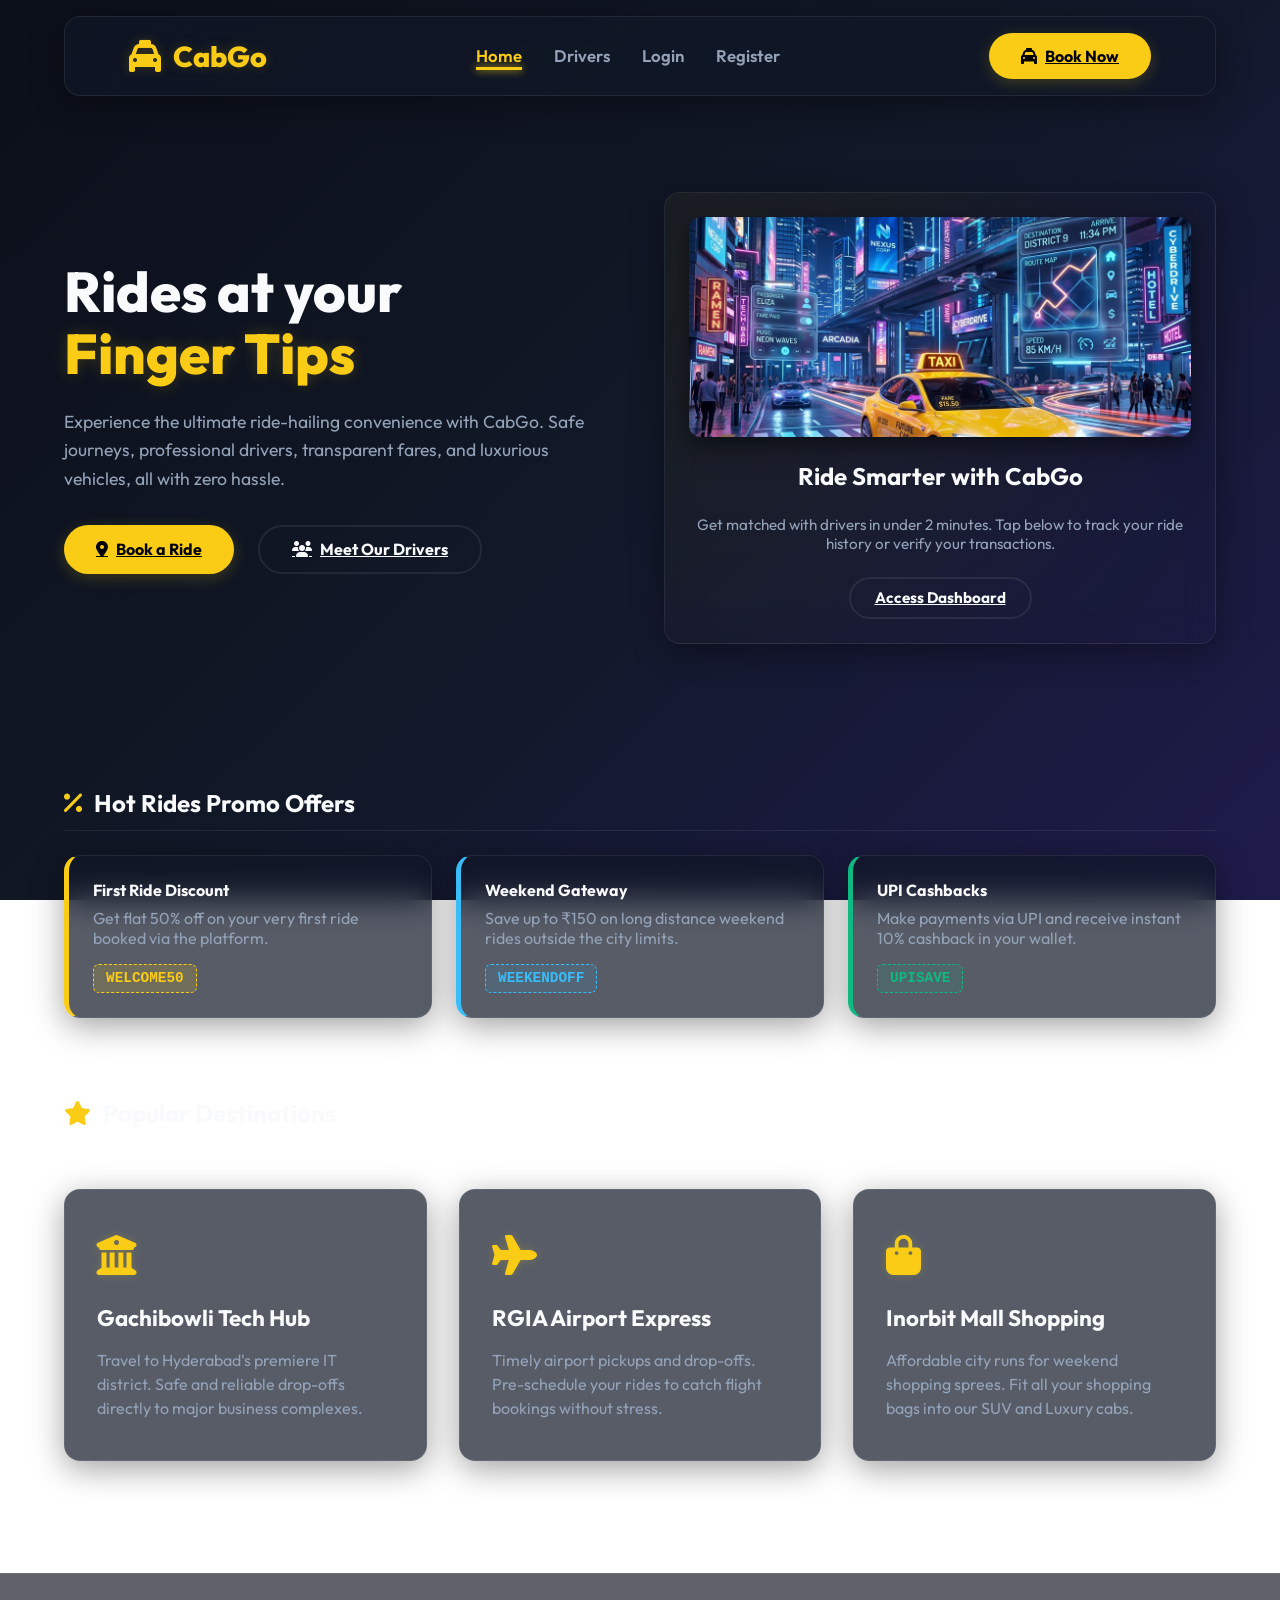
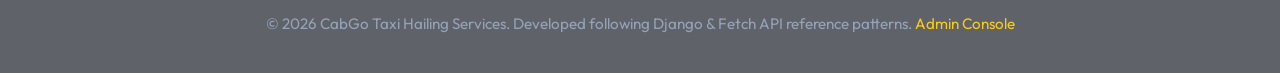
<file: Frontend/index.html>
<!DOCTYPE html>
<html lang="en">
<head>
    <meta charset="UTF-8">
    <meta name="viewport" content="width=device-width, initial-scale=1.0">
    <title>CabGo - Premium Taxi Booking Platform</title>
    <link rel="stylesheet" href="style.css">
    <!-- FontAwesome for icons -->
    <link rel="stylesheet" href="https://cdnjs.cloudflare.com/ajax/libs/font-awesome/6.4.0/css/all.min.css">
</head>
<body>

    <!-- Header injected by script.js -->
    <header class="glass-panel"></header>

    <!-- Loading Indicator -->
    <div id="loadingIndicator">
        <div class="spinner"></div>
        <p style="font-weight: 600; color: var(--primary);">Processing request...</p>
    </div>

    <!-- Main Container -->
    <main class="container">
        <!-- Hero Section -->
        <section class="hero-section">
            <div class="hero-content">
                <h1>Rides at your <br><span>Finger Tips</span></h1>
                <p>Experience the ultimate ride-hailing convenience with CabGo. Safe journeys, professional drivers, transparent fares, and luxurious vehicles, all with zero hassle.</p>
                <div class="hero-buttons">
                    <a href="booking.html" class="btn-primary"><i class="fa-solid fa-location-dot"></i> Book a Ride</a>
                    <a href="drivers.html" class="btn-secondary"><i class="fa-solid fa-users"></i> Meet Our Drivers</a>
                </div>
            </div>
            <div class="glass-panel" style="padding: 1.5rem; display: flex; flex-direction: column; justify-content: center; gap: 1.5rem; text-align: center; background: radial-gradient(circle at 10% 20%, rgba(250, 204, 21, 0.05) 0%, rgba(0, 0, 0, 0) 90%); overflow: hidden;">
                <img src="assets/hero_cab.png" alt="CabGo Hero Cab" style="width: 100%; border-radius: 12px; box-shadow: 0 8px 24px rgba(0,0,0,0.5); object-fit: cover; height: 220px; transition: transform 0.5s ease;" onmouseover="this.style.transform='scale(1.03)'" onmouseout="this.style.transform='scale(1)'">
                <h2>Ride Smarter with CabGo</h2>
                <p style="color: var(--text-muted); font-size: 0.95rem;">Get matched with drivers in under 2 minutes. Tap below to track your ride history or verify your transactions.</p>
                <a href="login.html" class="btn-secondary" style="align-self: center; padding: 0.6rem 1.5rem; font-size: 0.95rem;">Access Dashboard</a>
            </div>
        </section>

        <!-- Offers Section -->
        <section style="margin-top: 5rem;">
            <h2 class="panel-title"><i class="fa-solid fa-percent"></i> Hot Rides Promo Offers</h2>
            <div class="offers-grid">
                <div class="glass-panel offer-card">
                    <h4>First Ride Discount</h4>
                    <p style="color: var(--text-muted); margin-top: 0.5rem;">Get flat 50% off on your very first ride booked via the platform.</p>
                    <span class="promo-code">WELCOME50</span>
                </div>
                <div class="glass-panel offer-card" style="border-left-color: var(--secondary);">
                    <h4>Weekend Gateway</h4>
                    <p style="color: var(--text-muted); margin-top: 0.5rem;">Save up to ₹150 on long distance weekend rides outside the city limits.</p>
                    <span class="promo-code" style="color: var(--secondary); border-color: var(--secondary); background: rgba(56, 189, 248, 0.1);">WEEKENDOFF</span>
                </div>
                <div class="glass-panel offer-card" style="border-left-color: var(--success);">
                    <h4>UPI Cashbacks</h4>
                    <p style="color: var(--text-muted); margin-top: 0.5rem;">Make payments via UPI and receive instant 10% cashback in your wallet.</p>
                    <span class="promo-code" style="color: var(--success); border-color: var(--success); background: rgba(16, 185, 129, 0.1);">UPISAVE</span>
                </div>
            </div>
        </section>

        <!-- Popular Destinations -->
        <section style="margin-top: 5rem; margin-bottom: 5rem;">
            <h2 class="panel-title"><i class="fa-solid fa-star"></i> Popular Destinations</h2>
            <div class="grid-3">
                <div class="glass-panel card">
                    <div class="card-icon"><i class="fa-solid fa-building-columns"></i></div>
                    <h3>Gachibowli Tech Hub</h3>
                    <p>Travel to Hyderabad's premiere IT district. Safe and reliable drop-offs directly to major business complexes.</p>
                </div>
                <div class="glass-panel card">
                    <div class="card-icon"><i class="fa-solid fa-plane"></i></div>
                    <h3>RGIA Airport Express</h3>
                    <p>Timely airport pickups and drop-offs. Pre-schedule your rides to catch flight bookings without stress.</p>
                </div>
                <div class="glass-panel card">
                    <div class="card-icon"><i class="fa-solid fa-bag-shopping"></i></div>
                    <h3>Inorbit Mall Shopping</h3>
                    <p>Affordable city runs for weekend shopping sprees. Fit all your shopping bags into our SUV and Luxury cabs.</p>
                </div>
            </div>
        </section>
    </main>

    <!-- Footer -->
    <footer>
        <p>&copy; 2026 CabGo Taxi Hailing Services. Developed following Django & Fetch API reference patterns. <a href="admin_dashboard.html">Admin Console</a></p>
    </footer>

    <!-- CSS Float Animation -->
    <style>
        @keyframes float {
            0%, 100% { transform: translateY(0px) rotate(0deg); }
            50% { transform: translateY(-10px) rotate(-3deg); }
        }
    </style>

    <script src="script.js"></script>
</body>
</html>
</file>
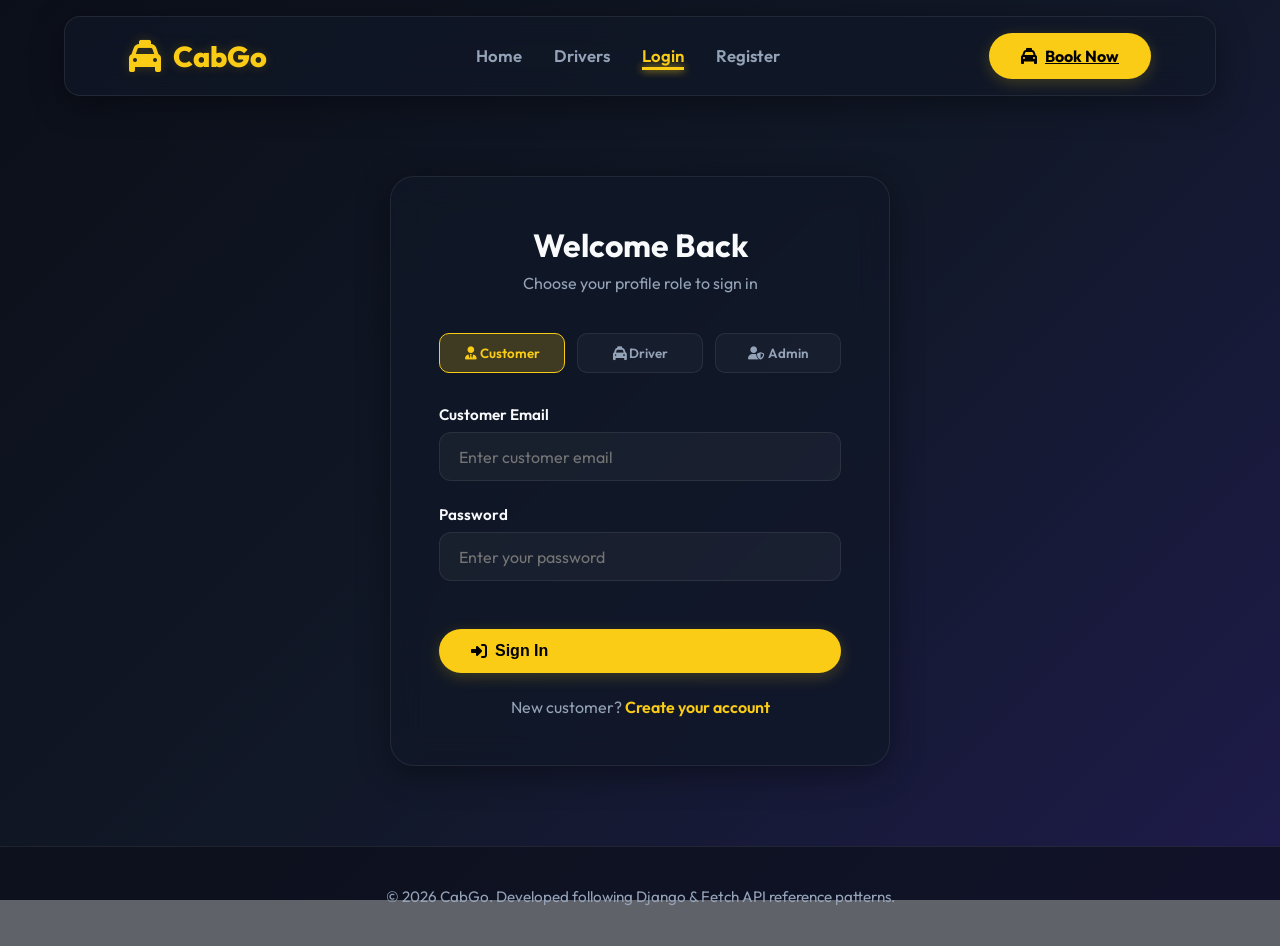
<file: Frontend/admin_dashboard.html>
<!DOCTYPE html>
<html lang="en">
<head>
    <meta charset="UTF-8">
    <meta name="viewport" content="width=device-width, initial-scale=1.0">
    <title>CabGo - Admin Console</title>
    <link rel="stylesheet" href="style.css">
    <link rel="stylesheet" href="https://cdnjs.cloudflare.com/ajax/libs/font-awesome/6.4.0/css/all.min.css">
</head>
<body>

    <header class="glass-panel"></header>

    <div id="loadingIndicator">
        <div class="spinner"></div>
        <p style="font-weight: 600; color: var(--primary);">Updating database record...</p>
    </div>

    <!-- Admin Sub-Navigation Menu -->
    <div style="background: rgba(11, 15, 25, 0.4); border-bottom: 1px solid var(--panel-border); padding: 0.5rem 5%;">
        <div style="max-width: 1280px; margin: 0 auto; display: flex; gap: 1rem; flex-wrap: wrap;">
            <button class="role-btn tab-link active" data-tab="customers" onclick="switchAdminTab('customers')"><i class="fa-solid fa-users"></i> Customers</button>
            <button class="role-btn tab-link" data-tab="drivers" onclick="switchAdminTab('drivers')"><i class="fa-solid fa-user-gear"></i> Drivers</button>
            <button class="role-btn tab-link" data-tab="vehicles" onclick="switchAdminTab('vehicles')"><i class="fa-solid fa-car"></i> Vehicles</button>
            <button class="role-btn tab-link" data-tab="bookings" onclick="switchAdminTab('bookings')"><i class="fa-solid fa-calendar-check"></i> Bookings</button>
            <button class="role-btn tab-link" data-tab="payments" onclick="switchAdminTab('payments')"><i class="fa-solid fa-indian-rupee-sign"></i> Payments</button>
        </div>
    </div>

    <main class="container">
        <!-- Search and Action header -->
        <div class="glass-panel" style="padding: 2rem; margin-bottom: 2rem;">
            <div class="list-header">
                <div>
                    <h2 id="adminPanelTitle" style="font-weight: 800; font-size: 1.8rem; color: var(--primary);">Customer Management</h2>
                    <p style="color: var(--text-muted); font-size: 0.95rem; margin-top: 0.25rem;">Perform create, read, update, and delete queries on target tables</p>
                </div>
                <div style="display: flex; gap: 1rem; align-items: center; flex-wrap: wrap;">
                    <div class="search-box">
                        <i class="fa-solid fa-magnifying-glass" style="color: var(--text-muted);"></i>
                        <input type="text" id="adminSearchInput" placeholder="Search entries...">
                    </div>
                    <button class="btn-primary" onclick="openAddModal()"><i class="fa-solid fa-plus"></i> Add Entry</button>
                </div>
            </div>

            <!-- CRUD Data Table -->
            <div class="table-wrapper">
                <table>
                    <thead>
                        <tr id="adminTableHeader">
                            <!-- Injected dynamically by script.js -->
                        </tr>
                    </thead>
                    <tbody id="adminTableBody">
                        <!-- Injected dynamically by script.js -->
                    </tbody>
                </table>
            </div>
        </div>
    </main>

    <!-- Modal Form for Add/Edit CRUD Operations -->
    <div id="adminModal" class="modal">
        <div class="modal-content glass-panel">
            <button type="button" class="modal-close">&times;</button>
            <h3 id="modalTitle" style="font-size: 1.6rem; font-weight: 800; margin-bottom: 1.5rem; color: var(--primary);">Add Entry</h3>
            
            <form id="modalCrudForm">
                <!-- Fields are generated dynamically by script.js based on active tab -->
                <div id="modalFormFields"></div>
                
                <div style="display: flex; justify-content: flex-end; gap: 1rem; margin-top: 2rem; border-top: 1px solid var(--panel-border); padding-top: 1.5rem;">
                    <button type="button" id="modalCancel" class="btn-secondary" style="padding: 0.6rem 1.5rem; font-size:0.95rem;">Cancel</button>
                    <button type="submit" class="btn-primary" style="padding: 0.6rem 1.5rem; font-size:0.95rem;"><i class="fa-solid fa-circle-check"></i> Save Record</button>
                </div>
            </form>
        </div>
    </div>

    <footer>
        <p>&copy; 2026 CabGo. Developed following Django & Fetch API reference patterns.</p>
    </footer>

    <script src="script.js"></script>
</body>
</html>
</file>
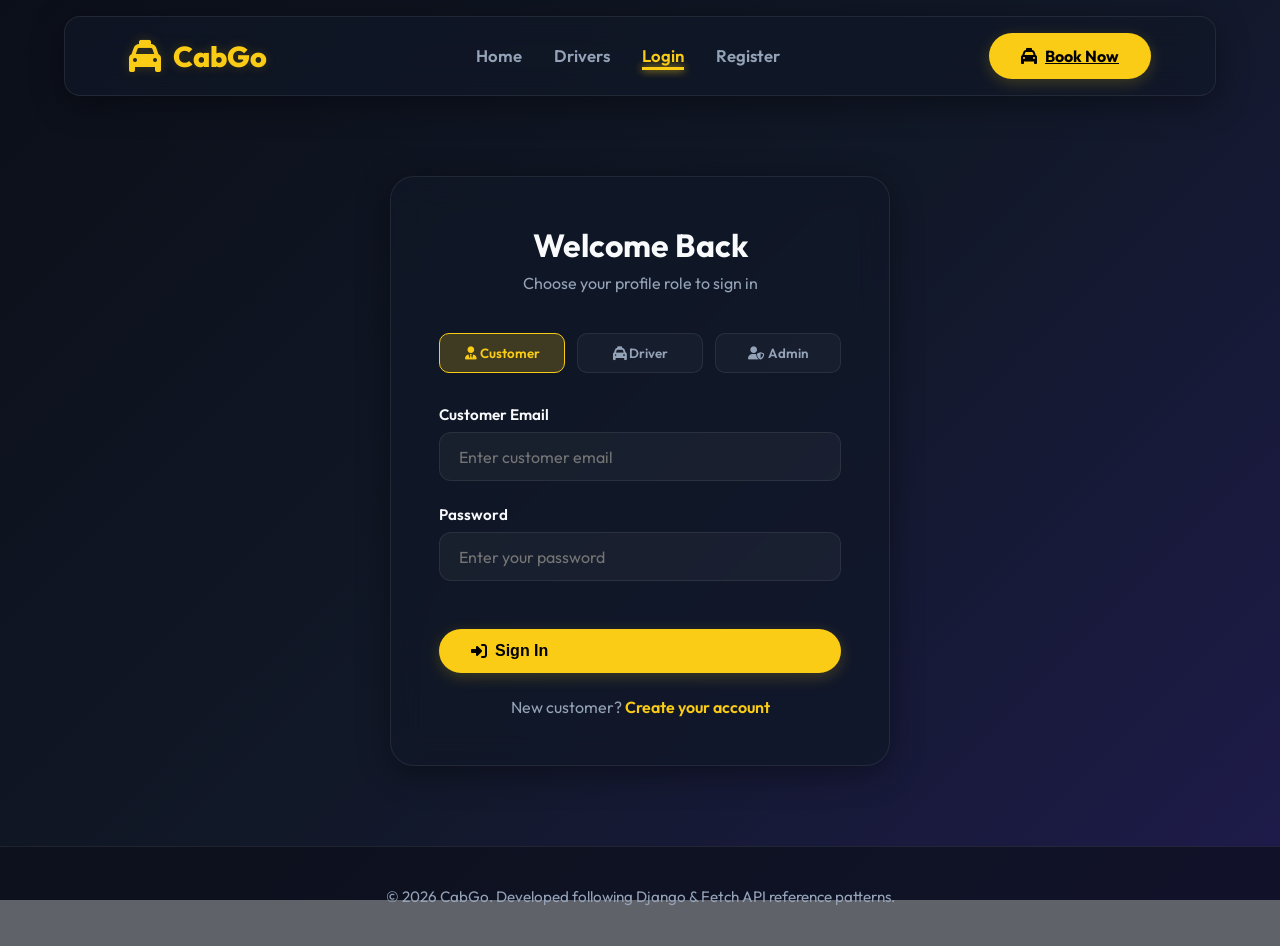
<file: Frontend/booking.html>
<!DOCTYPE html>
<html lang="en">
<head>
    <meta charset="UTF-8">
    <meta name="viewport" content="width=device-width, initial-scale=1.0">
    <title>CabGo - Book a Ride</title>
    <link rel="stylesheet" href="style.css">
    <link rel="stylesheet" href="https://cdnjs.cloudflare.com/ajax/libs/font-awesome/6.4.0/css/all.min.css">
</head>
<body>

    <header class="glass-panel"></header>

    <div id="loadingIndicator">
        <div class="spinner"></div>
        <p style="font-weight: 600; color: var(--primary);">Booking your ride...</p>
    </div>

    <main class="container">
        <div class="layout-split">
            <!-- Left Side: Booking Form -->
            <div class="glass-panel" style="padding: 2.5rem;">
                <h2 class="panel-title"><i class="fa-solid fa-location-dot"></i> Request a Taxi Booking</h2>
                
                <form id="bookingForm">
                    <div class="form-group">
                        <label class="form-label" for="pickup">Pickup Location</label>
                        <input type="text" id="pickup" class="form-input" placeholder="e.g. Madhapur" required>
                    </div>

                    <div class="form-group">
                        <label class="form-label" for="drop">Drop Location</label>
                        <input type="text" id="drop" class="form-input" placeholder="e.g. Gachibowli" required>
                    </div>

                    <div class="form-group">
                        <label class="form-label" for="vehicleType">Choose Vehicle Type</label>
                        <select id="vehicleType" class="form-select" required>
                            <option value="" disabled selected>Select category...</option>
                            <option value="Bike">Bike (Single passenger - Fast)</option>
                            <option value="Auto">Auto (Three seater - Budget)</option>
                            <option value="Hatchback">Hatchback (Four seater - Standard)</option>
                            <option value="Sedan">Sedan (Comfort ride - Business)</option>
                            <option value="SUV">SUV (Six seater - Family)</option>
                            <option value="Luxury">Luxury (Premium segment)</option>
                        </select>
                    </div>

                    <div class="form-group">
                        <label class="form-label" for="bookingDate">Journey Date</label>
                        <input type="date" id="bookingDate" class="form-input" required>
                    </div>

                    <!-- Dynamic estimate box -->
                    <div id="fareEstimateBox" class="fare-estimate-box" style="display: none;">
                        <h4>Ride Quote Summary</h4>
                        <div class="fare-row" style="margin-top:0.75rem;">
                            <span>Estimated Distance:</span>
                            <span id="estDistance" style="font-weight: 600;">--</span>
                        </div>
                        <div class="fare-row">
                            <span>Base Rate Class:</span>
                            <span style="font-weight: 600; color: var(--secondary);">Dynamic Rate</span>
                        </div>
                        <div class="fare-row fare-total">
                            <span>Estimated Fare:</span>
                            <span id="estFare">--</span>
                        </div>
                    </div>

                    <button type="submit" class="btn-primary form-submit-btn"><i class="fa-solid fa-taxi"></i> Confirm Booking</button>
                </form>
            </div>

            <!-- Right Side: Guidelines & Dest Image Info -->
            <div class="glass-panel" style="padding: 2.5rem; display: flex; flex-direction: column; gap: 2rem;">
                <h2 class="panel-title"><i class="fa-solid fa-circle-info"></i> Booking Guidelines</h2>
                
                <div style="display: flex; gap: 1rem; align-items: flex-start;">
                    <i class="fa-solid fa-wallet" style="color: var(--primary); font-size: 1.5rem; margin-top: 0.2rem;"></i>
                    <div>
                        <h4>Pre-Auth Fare Estimates</h4>
                        <p style="color: var(--text-muted); font-size: 0.95rem; margin-top: 0.25rem;">Estimates are computed automatically based on the distance between points and the selected vehicle tier.</p>
                    </div>
                </div>

                <div style="display: flex; gap: 1rem; align-items: flex-start;">
                    <i class="fa-solid fa-shield-halved" style="color: var(--success); font-size: 1.5rem; margin-top: 0.2rem;"></i>
                    <div>
                        <h4>Safe Journeys</h4>
                        <p style="color: var(--text-muted); font-size: 0.95rem; margin-top: 0.25rem;">All our partner drivers are verified, background checked, and operate with standard taxi permits.</p>
                    </div>
                </div>

                <div style="display: flex; gap: 1rem; align-items: flex-start;">
                    <i class="fa-solid fa-clock-rotate-left" style="color: var(--secondary); font-size: 1.5rem; margin-top: 0.2rem;"></i>
                    <div>
                        <h4>Free Cancellation</h4>
                        <p style="color: var(--text-muted); font-size: 0.95rem; margin-top: 0.25rem;">Cancel within 5 minutes of booking confirmation with zero penalty charge applied.</p>
                    </div>
                </div>

                <div style="margin-top: auto; padding: 1.5rem; border-radius: 12px; background: rgba(255, 255, 255, 0.03); border: 1px solid var(--panel-border); text-align: center;">
                    <i class="fa-solid fa-circle-question" style="font-size: 2rem; color: var(--primary); margin-bottom: 0.5rem;"></i>
                    <p style="font-size: 0.95rem;">Need support with an active ride? Access your customer dashboard to reach local support teams.</p>
                    <a href="customer_dashboard.html" class="btn-secondary" style="margin-top: 1rem; padding: 0.5rem 1.25rem; font-size: 0.9rem;">My Dashboard</a>
                </div>
            </div>
        </div>
    </main>

    <footer>
        <p>&copy; 2026 CabGo. Developed following Django & Fetch API reference patterns.</p>
    </footer>

    <script src="script.js"></script>
</body>
</html>
</file>
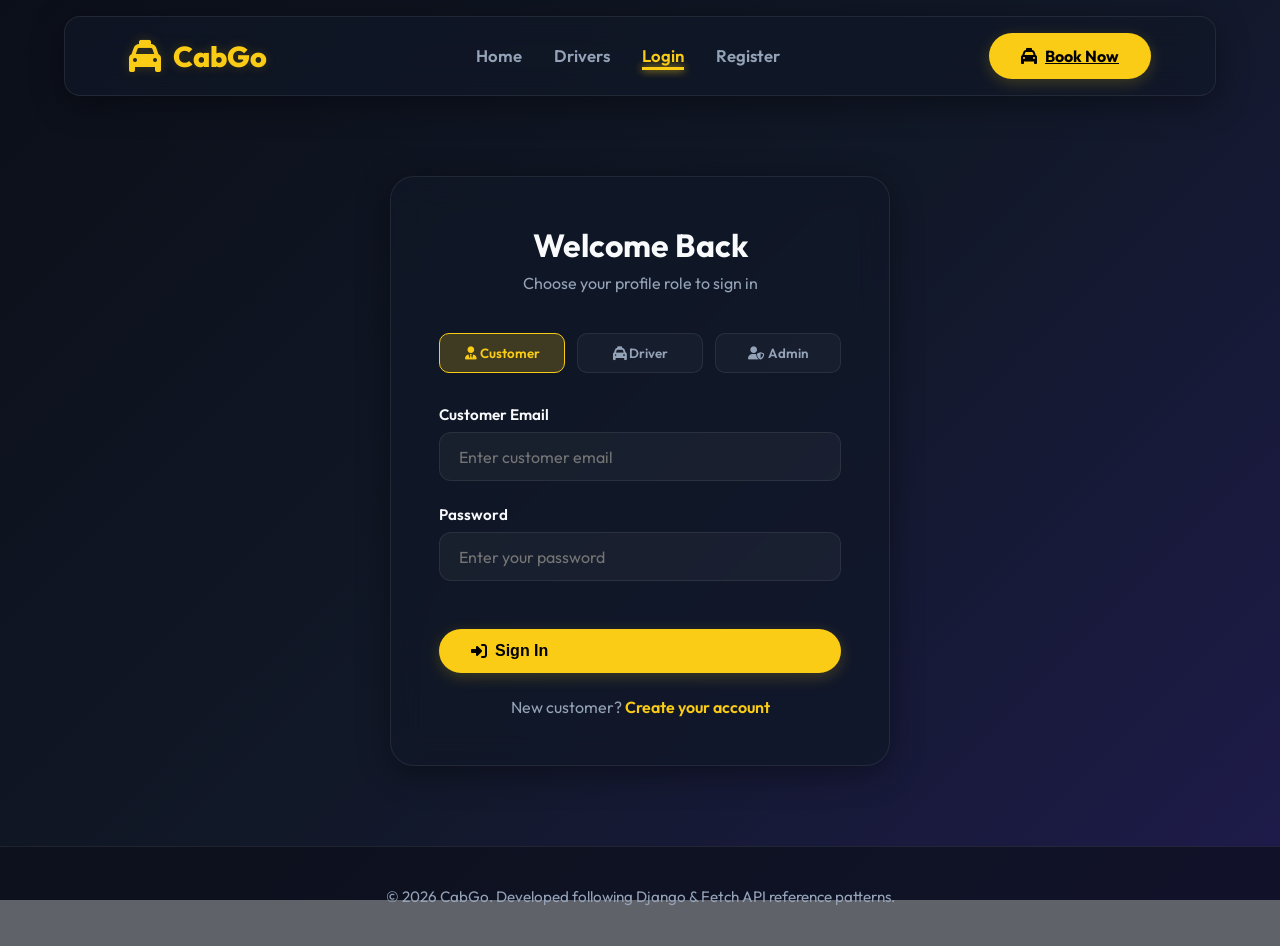
<file: Frontend/login.html>
<!DOCTYPE html>
<html lang="en">
<head>
    <meta charset="UTF-8">
    <meta name="viewport" content="width=device-width, initial-scale=1.0">
    <title>CabGo - Login</title>
    <link rel="stylesheet" href="style.css">
    <link rel="stylesheet" href="https://cdnjs.cloudflare.com/ajax/libs/font-awesome/6.4.0/css/all.min.css">
</head>
<body>

    <header class="glass-panel"></header>

    <div id="loadingIndicator">
        <div class="spinner"></div>
        <p style="font-weight: 600; color: var(--primary);">Logging in...</p>
    </div>

    <main class="container">
        <div class="glass-panel form-container">
            <h2 class="form-title">Welcome Back</h2>
            <p class="form-subtitle">Choose your profile role to sign in</p>

            <div class="role-toggles">
                <button type="button" class="role-btn active" data-role="customer"><i class="fa-solid fa-user-tie"></i> Customer</button>
                <button type="button" class="role-btn" data-role="driver"><i class="fa-solid fa-taxi"></i> Driver</button>
                <button type="button" class="role-btn" data-role="admin"><i class="fa-solid fa-user-shield"></i> Admin</button>
            </div>

            <form id="loginForm">
                <div class="form-group">
                    <label id="usernameLabel" class="form-label" for="loginEmail">Customer Email</label>
                    <input type="text" id="loginEmail" class="form-input" placeholder="Enter customer email" required autocomplete="email">
                </div>

                <div class="form-group">
                    <label id="passwordLabel" class="form-label" for="loginPassword">Password</label>
                    <input type="password" id="loginPassword" class="form-input" placeholder="Enter your password" required autocomplete="current-password">
                </div>

                <button type="submit" class="btn-primary form-submit-btn"><i class="fa-solid fa-right-to-bracket"></i> Sign In</button>
            </form>

            <p class="form-footer">
                New customer? <a href="register.html">Create your account</a>
            </p>
        </div>
    </main>

    <footer>
        <p>&copy; 2026 CabGo. Developed following Django & Fetch API reference patterns.</p>
    </footer>

    <script src="script.js"></script>
</body>
</html>
</file>
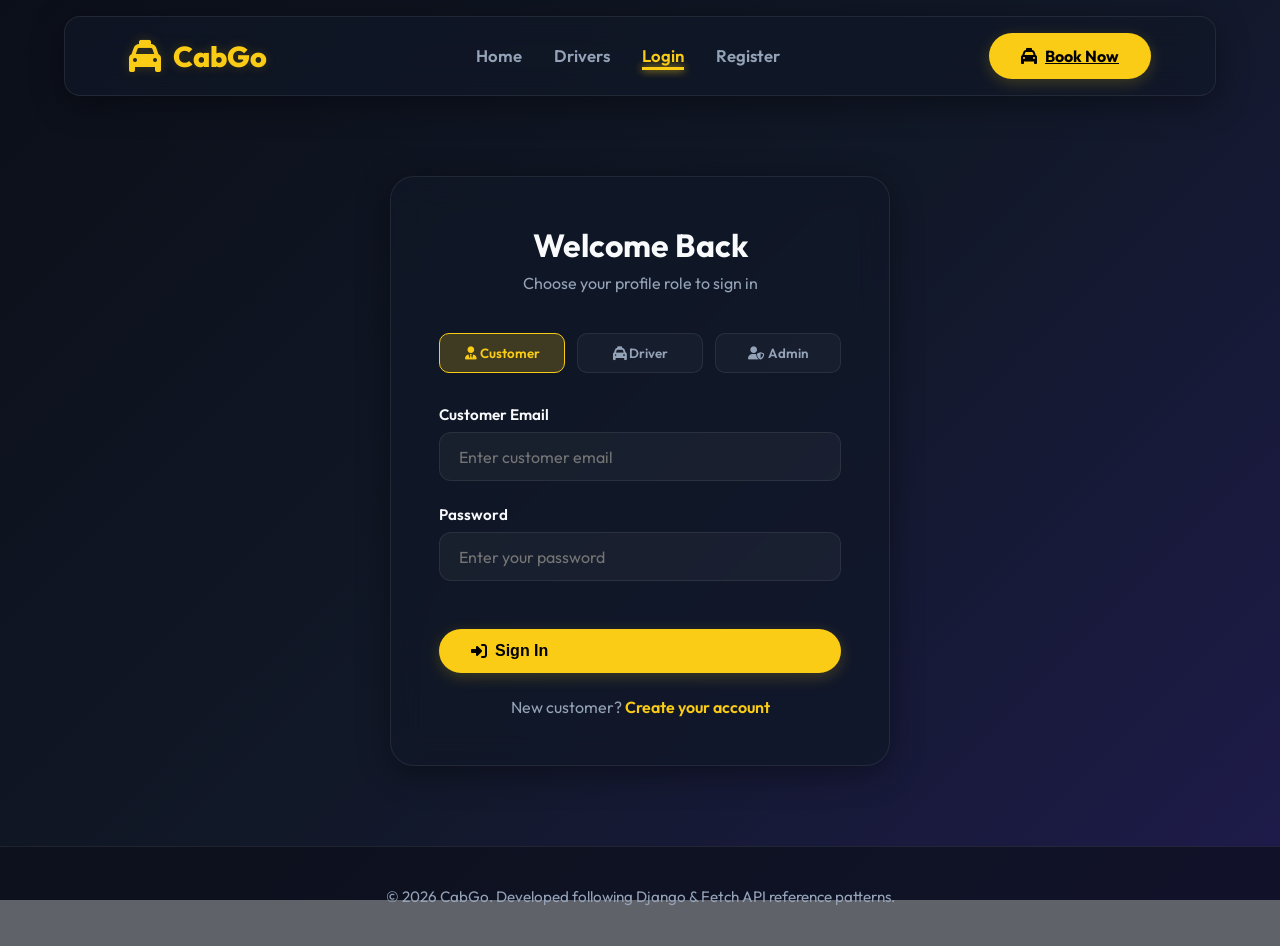
<file: Frontend/payments.html>
<!DOCTYPE html>
<html lang="en">
<head>
    <meta charset="UTF-8">
    <meta name="viewport" content="width=device-width, initial-scale=1.0">
    <title>CabGo - Complete Payment</title>
    <link rel="stylesheet" href="style.css">
    <link rel="stylesheet" href="https://cdnjs.cloudflare.com/ajax/libs/font-awesome/6.4.0/css/all.min.css">
</head>
<body>

    <header class="glass-panel"></header>

    <div id="loadingIndicator">
        <div class="spinner"></div>
        <p style="font-weight: 600; color: var(--primary);">Processing transaction...</p>
    </div>

    <main class="container">
        <div class="form-container glass-panel" style="max-width: 550px;">
            <h2 class="form-title" style="text-align: left;"><i class="fa-solid fa-credit-card"></i> Pay For Your Journey</h2>
            <p class="form-subtitle" style="text-align: left;">Verify ride fare details and select payment option</p>

            <div class="fare-estimate-box" style="display: block; margin-bottom: 2rem; background: rgba(56, 189, 248, 0.05); border-color: var(--secondary);">
                <div class="fare-row">
                    <span>Booking Details:</span>
                    <span id="payBookingId" style="font-weight: 600; color: var(--text-main);">#--</span>
                </div>
                <div class="fare-row">
                    <span>Tax & Toll Class:</span>
                    <span style="font-weight: 600; color: var(--success);">Included</span>
                </div>
                <div class="fare-row fare-total" style="border-top-color: rgba(255,255,255,0.08);">
                    <span>Total Amount Payable:</span>
                    <span id="payFare" style="color: var(--secondary); font-size: 1.5rem;">--</span>
                </div>
            </div>

            <form id="paymentForm">
                <div class="form-group">
                    <label class="form-label" for="paymentMethod">Select Payment Method</label>
                    <select id="paymentMethod" class="form-select" required>
                        <option value="UPI" selected>UPI (Google Pay, PhonePe, Paytm)</option>
                        <option value="Credit Card">Credit Card</option>
                        <option value="Debit Card">Debit Card</option>
                        <option value="Wallet">CabGo Digital Wallet</option>
                        <option value="Cash">Pay Cash to Driver</option>
                    </select>
                </div>

                <button type="submit" class="btn-primary form-submit-btn" style="background: var(--success); color: white; box-shadow: 0 4px 15px rgba(16, 185, 129, 0.25);"><i class="fa-solid fa-lock"></i> Authorize Secure Payment</button>
            </form>
        </div>
    </main>

    <footer>
        <p>&copy; 2026 CabGo. Developed following Django & Fetch API reference patterns.</p>
    </footer>

    <script src="script.js"></script>
</body>
</html>
</file>
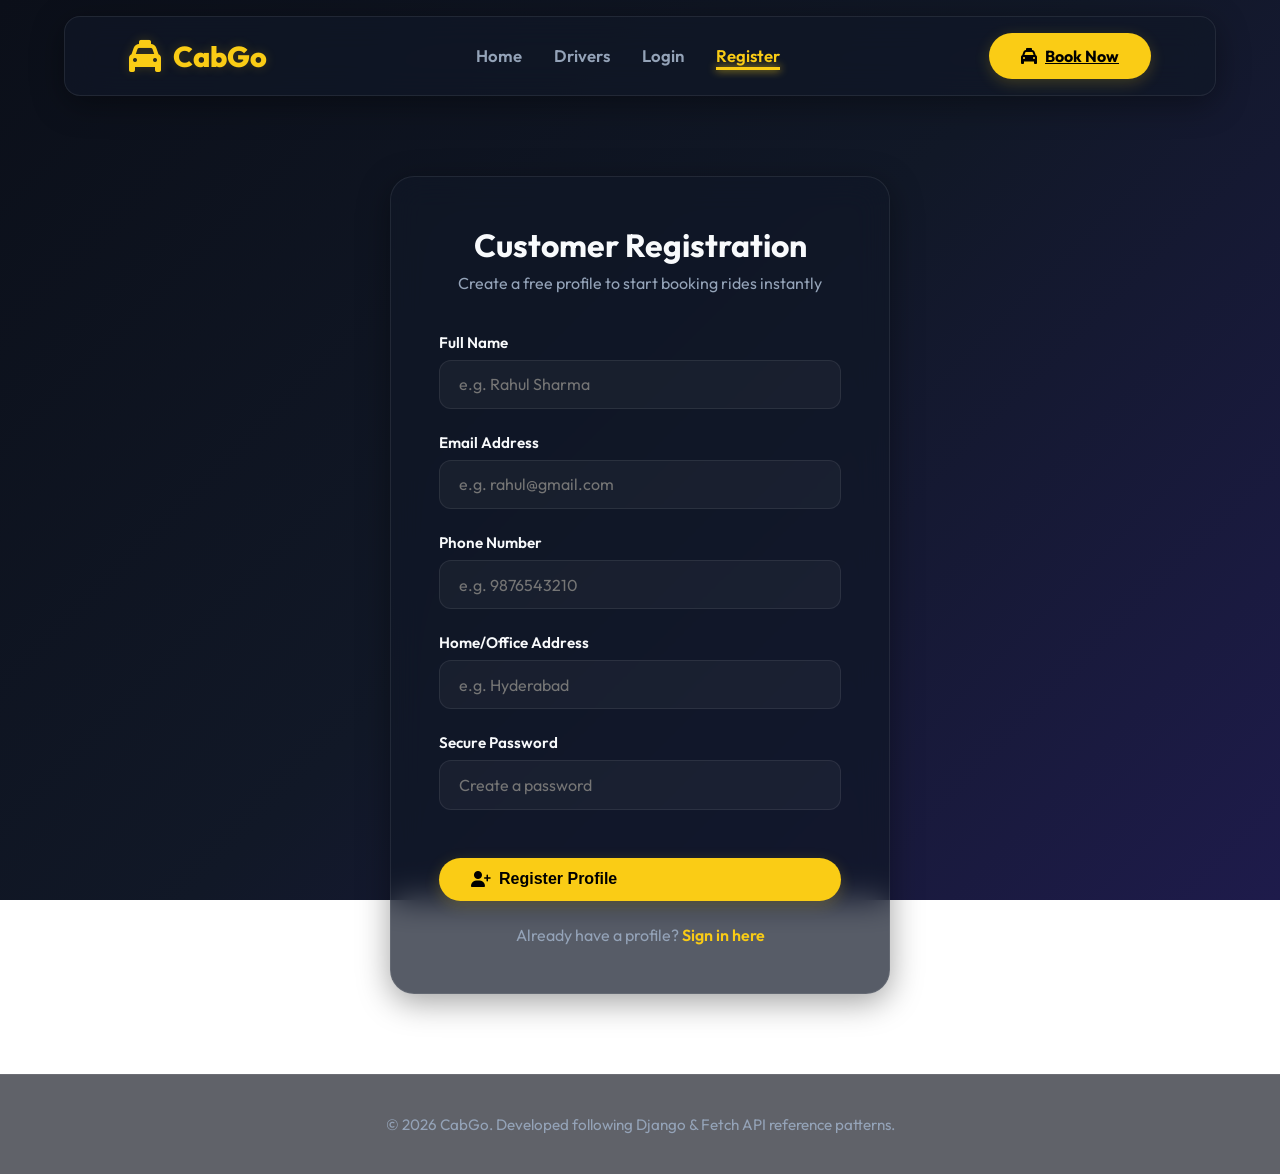
<file: Frontend/register.html>
<!DOCTYPE html>
<html lang="en">
<head>
    <meta charset="UTF-8">
    <meta name="viewport" content="width=device-width, initial-scale=1.0">
    <title>CabGo - Customer Registration</title>
    <link rel="stylesheet" href="style.css">
    <link rel="stylesheet" href="https://cdnjs.cloudflare.com/ajax/libs/font-awesome/6.4.0/css/all.min.css">
</head>
<body>

    <header class="glass-panel"></header>

    <div id="loadingIndicator">
        <div class="spinner"></div>
        <p style="font-weight: 600; color: var(--primary);">Registering account...</p>
    </div>

    <main class="container">
        <div class="glass-panel form-container">
            <h2 class="form-title">Customer Registration</h2>
            <p class="form-subtitle">Create a free profile to start booking rides instantly</p>

            <form id="registerForm">
                <div class="form-group">
                    <label class="form-label" for="regName">Full Name</label>
                    <input type="text" id="regName" class="form-input" placeholder="e.g. Rahul Sharma" required autocomplete="name">
                </div>

                <div class="form-group">
                    <label class="form-label" for="regEmail">Email Address</label>
                    <input type="email" id="regEmail" class="form-input" placeholder="e.g. rahul@gmail.com" required autocomplete="email">
                </div>

                <div class="form-group">
                    <label class="form-label" for="regPhone">Phone Number</label>
                    <input type="tel" id="regPhone" class="form-input" placeholder="e.g. 9876543210" required autocomplete="tel">
                </div>

                <div class="form-group">
                    <label class="form-label" for="regAddress">Home/Office Address</label>
                    <input type="text" id="regAddress" class="form-input" placeholder="e.g. Hyderabad" required>
                </div>

                <div class="form-group">
                    <label class="form-label" for="regPassword">Secure Password</label>
                    <input type="password" id="regPassword" class="form-input" placeholder="Create a password" required autocomplete="new-password">
                </div>

                <button type="submit" class="btn-primary form-submit-btn"><i class="fa-solid fa-user-plus"></i> Register Profile</button>
            </form>

            <p class="form-footer">
                Already have a profile? <a href="login.html">Sign in here</a>
            </p>
        </div>
    </main>

    <footer>
        <p>&copy; 2026 CabGo. Developed following Django & Fetch API reference patterns.</p>
    </footer>

    <script src="script.js"></script>
</body>
</html>
</file>
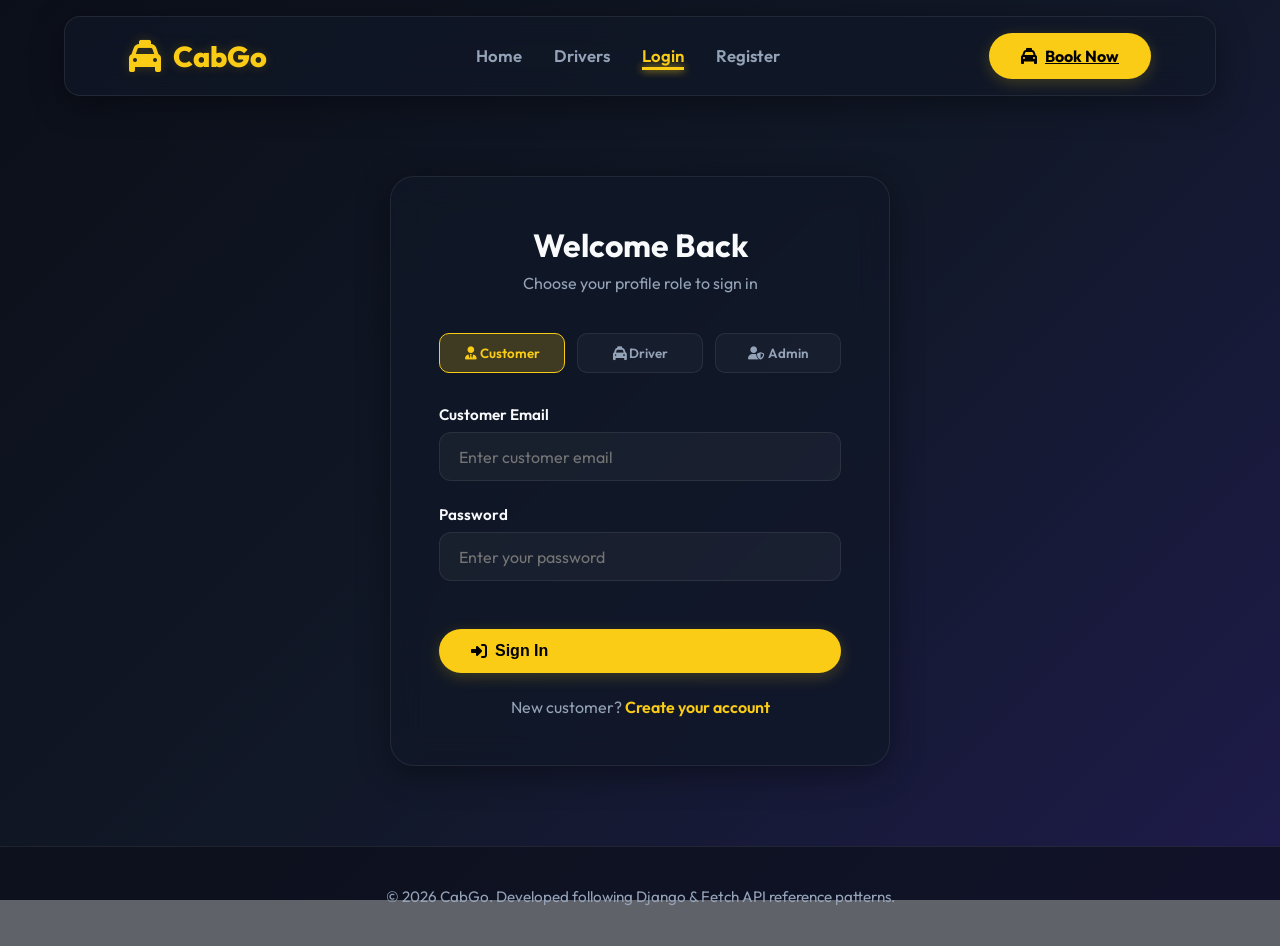
<file: Frontend/ride_history.html>
<!DOCTYPE html>
<html lang="en">
<head>
    <meta charset="UTF-8">
    <meta name="viewport" content="width=device-width, initial-scale=1.0">
    <title>CabGo - Ride History</title>
    <link rel="stylesheet" href="style.css">
    <link rel="stylesheet" href="https://cdnjs.cloudflare.com/ajax/libs/font-awesome/6.4.0/css/all.min.css">
</head>
<body>

    <header class="glass-panel"></header>

    <div id="loadingIndicator">
        <div class="spinner"></div>
        <p style="font-weight: 600; color: var(--primary);">Fetching ride records...</p>
    </div>

    <main class="container">
        <div class="glass-panel" style="padding: 2.5rem;">
            <h2 class="panel-title"><i class="fa-solid fa-clock-rotate-left"></i> Ride & Booking History</h2>
            
            <div class="table-wrapper" style="margin-top: 1.5rem;">
                <table>
                    <thead>
                        <tr>
                            <th>Booking ID</th>
                            <th>Operator / Customer</th>
                            <th>Route</th>
                            <th>Date</th>
                            <th>Fare</th>
                            <th>Ride Status</th>
                            <th>Payment Status</th>
                            <th>Actions</th>
                        </tr>
                    </thead>
                    <tbody id="historyList">
                        <!-- Filled dynamically by script.js -->
                    </tbody>
                </table>
            </div>
        </div>
    </main>

    <footer>
        <p>&copy; 2026 CabGo. Developed following Django & Fetch API reference patterns.</p>
    </footer>

    <script src="script.js"></script>
</body>
</html>
</file>
<file: Frontend/style.css>
/* Premium Taxi Booking Application Stylesheet */
@import url('https://fonts.googleapis.com/css2?family=Outfit:wght@300;400;500;600;700;800&display=swap');

:root {
    --bg-gradient: linear-gradient(135deg, #0b0f19 0%, #111827 50%, #1e1b4b 100%);
    --panel-bg: rgba(17, 24, 39, 0.7);
    --panel-border: rgba(255, 255, 255, 0.08);
    --primary: #facc15; /* Taxi Yellow */
    --primary-hover: #eab308;
    --primary-glow: rgba(250, 204, 21, 0.2);
    --secondary: #38bdf8; /* Cyan Sky */
    --secondary-glow: rgba(56, 189, 248, 0.25);
    --accent: #818cf8; /* Indigo Accent */
    --text-main: #f8fafc; /* Slate 50 */
    --text-muted: #94a3b8; /* Slate 400 */
    --success: #10b981;
    --warning: #f59e0b;
    --danger: #ef4444;
    --font-sans: 'Outfit', sans-serif;
    --border-radius: 16px;
    --transition: all 0.3s cubic-bezier(0.4, 0, 0.2, 1);
}

* {
    margin: 0;
    padding: 0;
    box-sizing: border-box;
}

html {
    scroll-behavior: smooth;
}

body {
    font-family: var(--font-sans);
    background: var(--bg-gradient);
    background-attachment: fixed;
    color: var(--text-main);
    min-height: 100vh;
    display: flex;
    flex-direction: column;
    overflow-x: hidden;
}

/* Glassmorphism Panel */
.glass-panel {
    background: var(--panel-bg);
    border: 1px solid var(--panel-border);
    backdrop-filter: blur(16px);
    -webkit-backdrop-filter: blur(16px);
    border-radius: var(--border-radius);
    box-shadow: 0 8px 32px 0 rgba(0, 0, 0, 0.37);
    transition: var(--transition);
}

.glass-panel:hover {
    border-color: rgba(250, 204, 21, 0.2);
    box-shadow: 0 12px 40px 0 rgba(250, 204, 21, 0.08);
}

/* Navbar */
header {
    background: rgba(11, 15, 25, 0.65);
    backdrop-filter: blur(12px);
    -webkit-backdrop-filter: blur(12px);
    border-bottom: 1px solid var(--panel-border);
    padding: 1rem 5%;
    display: flex;
    justify-content: space-between;
    align-items: center;
    position: sticky;
    top: 0;
    z-index: 100;
}

.logo {
    display: flex;
    align-items: center;
    gap: 0.75rem;
    font-size: 1.8rem;
    font-weight: 800;
    color: var(--primary);
    text-decoration: none;
    text-shadow: 0 0 12px var(--primary-glow);
}

.logo i {
    font-size: 2rem;
    color: var(--primary);
}

.nav-menu {
    display: flex;
    list-style: none;
    gap: 2rem;
    align-items: center;
}

.nav-link {
    color: var(--text-muted);
    text-decoration: none;
    font-weight: 600;
    font-size: 1.05rem;
    transition: var(--transition);
    position: relative;
    padding: 0.25rem 0;
}

.nav-link:hover, .nav-link.active {
    color: var(--primary);
}

.nav-link::after {
    content: '';
    position: absolute;
    bottom: 0;
    left: 0;
    width: 0;
    height: 3px;
    background: var(--primary);
    transition: var(--transition);
    box-shadow: 0 0 8px var(--primary);
}

.nav-link:hover::after, .nav-link.active::after {
    width: 100%;
}

.btn-logout {
    background: transparent;
    color: var(--danger);
    border: 1px solid var(--danger);
    padding: 0.5rem 1.25rem;
    border-radius: 50px;
    font-weight: 600;
    cursor: pointer;
    font-size: 0.95rem;
    transition: var(--transition);
}

.btn-logout:hover {
    background: var(--danger);
    color: white;
    box-shadow: 0 4px 15px rgba(239, 68, 68, 0.3);
}

/* User Info Box in Navbar */
.user-badge {
    background: rgba(255, 255, 255, 0.05);
    border: 1px solid var(--panel-border);
    padding: 0.4rem 1rem;
    border-radius: 50px;
    font-size: 0.9rem;
    font-weight: 600;
    display: flex;
    align-items: center;
    gap: 0.5rem;
    color: var(--secondary);
}

/* Containers */
.container {
    max-width: 1280px;
    width: 90%;
    margin: 2rem auto;
    flex: 1;
}

/* Hero Section */
.hero-section {
    padding: 4rem 0;
    display: grid;
    grid-template-columns: 1fr 1fr;
    gap: 3rem;
    align-items: center;
}

.hero-content h1 {
    font-size: 3.5rem;
    font-weight: 800;
    line-height: 1.1;
    margin-bottom: 1.5rem;
}

.hero-content h1 span {
    color: var(--primary);
    text-shadow: 0 0 15px var(--primary-glow);
}

.hero-content p {
    font-size: 1.1rem;
    color: var(--text-muted);
    margin-bottom: 2rem;
    line-height: 1.6;
}

.hero-buttons {
    display: flex;
    gap: 1.5rem;
}

/* Buttons */
.btn-primary {
    background: var(--primary);
    color: #000;
    border: none;
    padding: 0.8rem 2rem;
    border-radius: 30px;
    font-weight: 700;
    font-size: 1rem;
    cursor: pointer;
    display: inline-flex;
    align-items: center;
    gap: 0.5rem;
    transition: var(--transition);
    box-shadow: 0 4px 15px var(--primary-glow);
}

.btn-primary:hover {
    transform: translateY(-2px);
    background: white;
    box-shadow: 0 6px 20px rgba(255, 255, 255, 0.25);
}

.btn-secondary {
    background: transparent;
    color: var(--text-main);
    border: 2px solid var(--panel-border);
    padding: 0.8rem 2rem;
    border-radius: 30px;
    font-weight: 700;
    font-size: 1rem;
    cursor: pointer;
    display: inline-flex;
    align-items: center;
    gap: 0.5rem;
    transition: var(--transition);
}

.btn-secondary:hover {
    border-color: var(--primary);
    color: var(--primary);
    transform: translateY(-2px);
}

/* Feature Cards Grid */
.grid-3 {
    display: grid;
    grid-template-columns: repeat(auto-fit, minmax(300px, 1fr));
    gap: 2rem;
    margin-top: 3rem;
}

.card {
    padding: 2.5rem 2rem;
    border-radius: var(--border-radius);
    text-align: left;
}

.card-icon {
    font-size: 2.5rem;
    color: var(--primary);
    margin-bottom: 1.5rem;
    text-shadow: 0 0 10px var(--primary-glow);
}

.card h3 {
    font-size: 1.4rem;
    margin-bottom: 1rem;
}

.card p {
    color: var(--text-muted);
    line-height: 1.5;
}

/* Forms */
.form-container {
    max-width: 500px;
    margin: 3rem auto;
    padding: 3rem;
    border-radius: 24px;
}

.form-title {
    font-size: 2rem;
    font-weight: 700;
    margin-bottom: 0.5rem;
    text-align: center;
}

.form-subtitle {
    color: var(--text-muted);
    text-align: center;
    margin-bottom: 2.5rem;
}

.form-group {
    margin-bottom: 1.5rem;
    position: relative;
}

.form-label {
    display: block;
    margin-bottom: 0.5rem;
    font-weight: 600;
    font-size: 0.95rem;
    color: var(--text-main);
}

.form-input, .form-select, .form-textarea {
    width: 100%;
    background: rgba(255, 255, 255, 0.04);
    border: 1px solid var(--panel-border);
    padding: 0.85rem 1.2rem;
    border-radius: 12px;
    color: white;
    font-family: inherit;
    font-size: 1rem;
    transition: var(--transition);
}

.form-input:focus, .form-select:focus, .form-textarea:focus {
    outline: none;
    border-color: var(--primary);
    background: rgba(255, 255, 255, 0.08);
    box-shadow: 0 0 10px var(--primary-glow);
}

.form-select option {
    background: #111827;
    color: white;
}

.form-submit-btn {
    width: 100%;
    margin-top: 1.5rem;
}

.form-footer {
    text-align: center;
    margin-top: 1.5rem;
    color: var(--text-muted);
}

.form-footer a {
    color: var(--primary);
    text-decoration: none;
    font-weight: 600;
}

.form-footer a:hover {
    text-decoration: underline;
}

/* Auth Role Toggles */
.role-toggles {
    display: grid;
    grid-template-columns: 1fr 1fr 1fr;
    gap: 0.75rem;
    margin-bottom: 2rem;
}

.role-btn {
    background: rgba(255, 255, 255, 0.03);
    border: 1px solid var(--panel-border);
    padding: 0.7rem;
    border-radius: 10px;
    color: var(--text-muted);
    font-weight: 600;
    cursor: pointer;
    font-family: inherit;
    transition: var(--transition);
    text-align: center;
}

.role-btn.active {
    background: var(--primary-glow);
    border-color: var(--primary);
    color: var(--primary);
}

/* Dashboard Grid Layout */
.dashboard-grid {
    display: grid;
    grid-template-columns: repeat(4, 1fr);
    gap: 1.5rem;
    margin-bottom: 2.5rem;
}

.stat-card {
    padding: 2rem;
    border-radius: var(--border-radius);
    display: flex;
    align-items: center;
    justify-content: space-between;
}

.stat-info h4 {
    font-size: 0.95rem;
    color: var(--text-muted);
    text-transform: uppercase;
    letter-spacing: 0.5px;
    margin-bottom: 0.5rem;
}

.stat-info p {
    font-size: 2rem;
    font-weight: 800;
}

.stat-icon {
    font-size: 2.5rem;
    color: var(--primary);
    opacity: 0.85;
}

.stat-card.earnings .stat-icon {
    color: var(--success);
}

/* Layout Split Panels */
.layout-split {
    display: grid;
    grid-template-columns: 1fr 2fr;
    gap: 2rem;
}

@media (max-width: 900px) {
    .layout-split {
        grid-template-columns: 1fr;
    }
    .dashboard-grid {
        grid-template-columns: repeat(2, 1fr);
    }
    .hero-section {
        grid-template-columns: 1fr;
        text-align: center;
    }
    .hero-buttons {
        justify-content: center;
    }
}

@media (max-width: 600px) {
    .dashboard-grid {
        grid-template-columns: 1fr;
    }
}

.panel-title {
    font-size: 1.5rem;
    font-weight: 700;
    margin-bottom: 1.5rem;
    display: flex;
    align-items: center;
    gap: 0.75rem;
    border-bottom: 1px solid var(--panel-border);
    padding-bottom: 0.75rem;
}

.panel-title i {
    color: var(--primary);
}

/* Booking Layout Specifics */
.fare-estimate-box {
    margin-top: 1.5rem;
    background: rgba(250, 204, 21, 0.05);
    border: 1px dashed var(--primary);
    border-radius: 12px;
    padding: 1.25rem;
}

.fare-row {
    display: flex;
    justify-content: space-between;
    margin-bottom: 0.5rem;
    font-size: 0.95rem;
}

.fare-total {
    font-size: 1.2rem;
    font-weight: 800;
    color: var(--primary);
    border-top: 1px solid rgba(255, 255, 255, 0.1);
    padding-top: 0.5rem;
    margin-top: 0.5rem;
}

/* Table Style System */
.table-wrapper {
    overflow-x: auto;
    border-radius: 12px;
}

table {
    width: 100%;
    border-collapse: collapse;
    text-align: left;
}

th {
    background: rgba(255, 255, 255, 0.03);
    padding: 1rem 1.25rem;
    font-weight: 600;
    font-size: 0.95rem;
    color: var(--text-muted);
    border-bottom: 1px solid var(--panel-border);
}

td {
    padding: 1.1rem 1.25rem;
    border-bottom: 1px solid rgba(255, 255, 255, 0.03);
    font-size: 0.95rem;
}

tr:hover td {
    background: rgba(255, 255, 255, 0.01);
}

/* Badge Status Styles */
.badge {
    padding: 0.35rem 0.75rem;
    border-radius: 50px;
    font-size: 0.8rem;
    font-weight: 700;
    display: inline-flex;
    align-items: center;
    gap: 0.3rem;
}

.badge-requested { background: rgba(56, 189, 248, 0.15); color: #38bdf8; }
.badge-accepted { background: rgba(245, 158, 11, 0.15); color: #f59e0b; }
.badge-inprogress { background: rgba(129, 140, 248, 0.15); color: #818cf8; }
.badge-completed { background: rgba(16, 185, 129, 0.15); color: #10b981; }
.badge-cancelled { background: rgba(239, 68, 68, 0.15); color: #ef4444; }

.badge-available { background: rgba(16, 185, 129, 0.15); color: #10b981; }
.badge-busy { background: rgba(245, 158, 11, 0.15); color: #f59e0b; }
.badge-offline { background: rgba(148, 163, 184, 0.15); color: #94a3b8; }

.badge-success { background: rgba(16, 185, 129, 0.15); color: #10b981; }
.badge-pending { background: rgba(245, 158, 11, 0.15); color: #f59e0b; }
.badge-failed { background: rgba(239, 68, 68, 0.15); color: #ef4444; }

/* Admin Controls Buttons */
.action-buttons {
    display: flex;
    gap: 0.5rem;
}

.btn-action {
    border: none;
    background: rgba(255, 255, 255, 0.05);
    color: var(--text-main);
    padding: 0.4rem 0.8rem;
    border-radius: 8px;
    font-size: 0.85rem;
    font-weight: 600;
    cursor: pointer;
    transition: var(--transition);
}

.btn-action:hover {
    background: rgba(255, 255, 255, 0.15);
}

.btn-action.edit:hover {
    background: var(--primary-glow);
    color: var(--primary);
}

.btn-action.delete:hover {
    background: rgba(239, 68, 68, 0.15);
    color: var(--danger);
}

/* Toast Notification Styles */
.alert-toast {
    position: fixed;
    bottom: 2rem;
    right: 2rem;
    padding: 1.25rem 2rem;
    border-radius: 12px;
    z-index: 1000;
    display: flex;
    align-items: center;
    gap: 1rem;
    transform: translateY(150%);
    opacity: 0;
    transition: all 0.4s cubic-bezier(0.175, 0.885, 0.32, 1.275);
}

.alert-toast.show {
    transform: translateY(0);
    opacity: 1;
}

/* Loading Indicator */
#loadingIndicator {
    position: fixed;
    top: 0;
    left: 0;
    width: 100vw;
    height: 100vh;
    background: rgba(11, 15, 25, 0.8);
    backdrop-filter: blur(8px);
    z-index: 9999;
    display: none;
    align-items: center;
    justify-content: center;
    flex-direction: column;
    gap: 1.5rem;
}

.spinner {
    width: 60px;
    height: 60px;
    border: 5px solid rgba(250, 204, 21, 0.1);
    border-top: 5px solid var(--primary);
    border-radius: 50%;
    animation: spin 1s linear infinite;
    box-shadow: 0 0 15px var(--primary-glow);
}

@keyframes spin {
    0% { transform: rotate(0deg); }
    100% { transform: rotate(360deg); }
}

/* Modal for Add / Edit Popups */
.modal {
    position: fixed;
    top: 0;
    left: 0;
    width: 100vw;
    height: 100vh;
    background: rgba(0, 0, 0, 0.8);
    backdrop-filter: blur(12px);
    z-index: 1000;
    display: none;
    align-items: center;
    justify-content: center;
}

.modal-content {
    width: 90%;
    max-width: 600px;
    max-height: 85vh;
    overflow-y: auto;
    padding: 2.5rem;
    position: relative;
    border-radius: 20px;
}

.modal-close {
    position: absolute;
    top: 1.25rem;
    right: 1.5rem;
    background: transparent;
    border: none;
    font-size: 1.8rem;
    color: var(--text-muted);
    cursor: pointer;
    transition: var(--transition);
}

.modal-close:hover {
    color: var(--danger);
}

/* Search bar header in lists */
.list-header {
    display: flex;
    justify-content: space-between;
    align-items: center;
    margin-bottom: 1.5rem;
    gap: 1rem;
}

.search-box {
    display: flex;
    background: rgba(255, 255, 255, 0.04);
    border: 1px solid var(--panel-border);
    border-radius: 30px;
    padding: 0.5rem 1.25rem;
    align-items: center;
    gap: 0.5rem;
    width: 300px;
}

.search-box input {
    background: transparent;
    border: none;
    color: white;
    outline: none;
    font-family: inherit;
    font-size: 0.95rem;
    width: 100%;
}

/* Offers grids */
.offers-grid {
    display: grid;
    grid-template-columns: repeat(auto-fit, minmax(280px, 1fr));
    gap: 1.5rem;
    margin-top: 1.5rem;
}

.offer-card {
    padding: 1.5rem;
    border-radius: var(--border-radius);
    border-left: 5px solid var(--primary);
    position: relative;
}

.promo-code {
    background: rgba(250, 204, 21, 0.15);
    color: var(--primary);
    padding: 0.35rem 0.75rem;
    font-family: monospace;
    font-weight: bold;
    border-radius: 6px;
    font-size: 0.9rem;
    display: inline-block;
    margin-top: 1rem;
    border: 1px dashed var(--primary);
}

/* Main Footer */
footer {
    border-top: 1px solid var(--panel-border);
    padding: 2.5rem 0;
    text-align: center;
    background: rgba(11, 15, 25, 0.65);
    color: var(--text-muted);
    font-size: 0.95rem;
    margin-top: auto;
}

footer a {
    color: var(--primary);
    text-decoration: none;
}

footer a:hover {
    text-decoration: underline;
}

/* Custom Scrollbar */
::-webkit-scrollbar {
    width: 8px;
}

::-webkit-scrollbar-track {
    background: rgba(11, 15, 25, 0.5);
}

::-webkit-scrollbar-thumb {
    background: rgba(255, 255, 255, 0.1);
    border-radius: 4px;
}

::-webkit-scrollbar-thumb:hover {
    background: var(--primary-glow);
}
</file>
